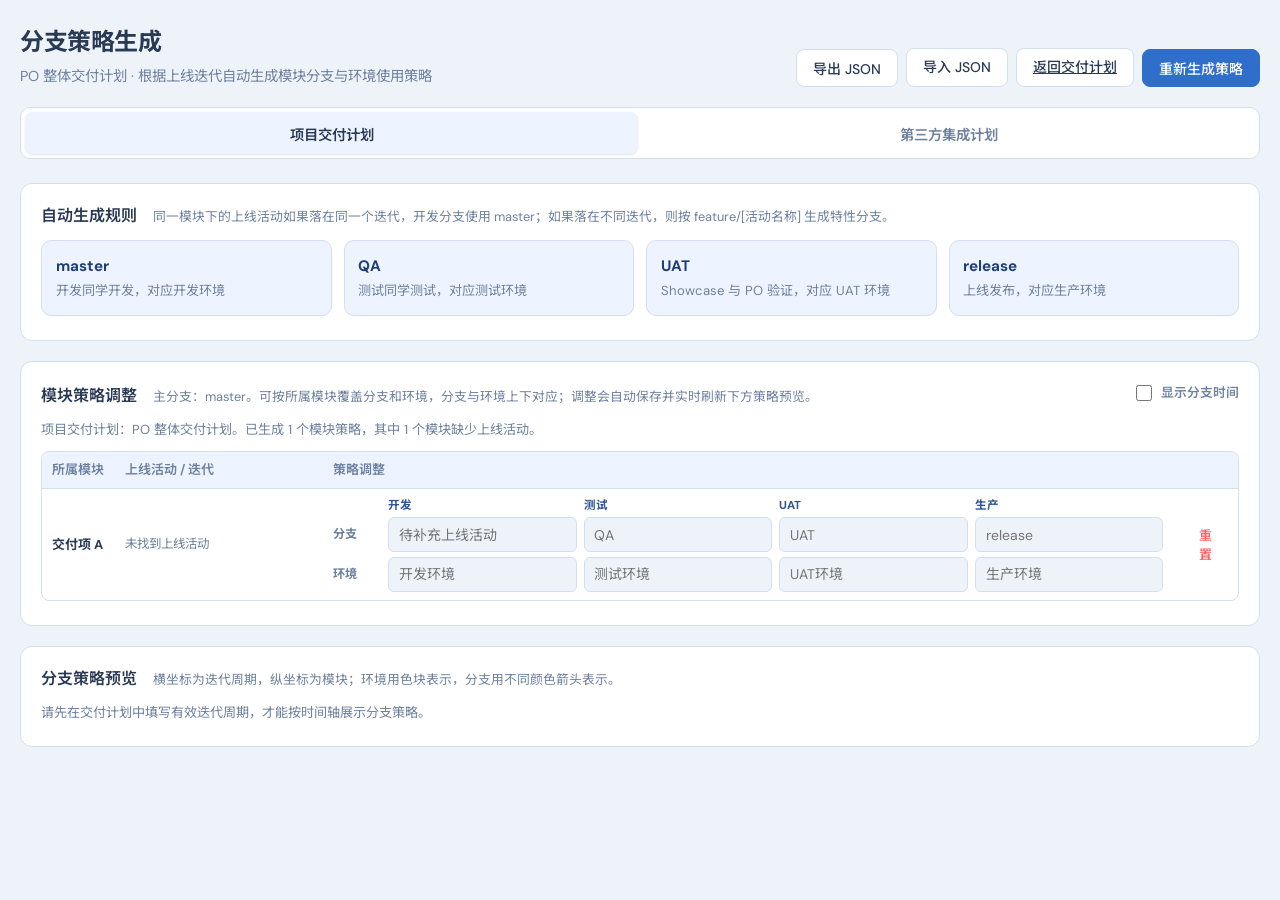
<file: branch-strategy.html>
<!DOCTYPE html>
<html lang="zh-CN">
<head>
  <meta charset="UTF-8" />
  <meta name="viewport" content="width=device-width, initial-scale=1" />
  <title>分支策略生成</title>
  <link rel="stylesheet" href="styles.css" />
  <link rel="preconnect" href="https://fonts.googleapis.com" />
  <link rel="preconnect" href="https://fonts.gstatic.com" crossorigin />
  <link href="https://fonts.googleapis.com/css2?family=DM+Sans:ital,opsz,wght@0,9..40,400;0,9..40,500;0,9..40,600;0,9..40,700;1,9..40,400&family=Noto+Sans+SC:wght@400;500;600;700&display=swap" rel="stylesheet" />
</head>
<body>
  <div class="app">
    <header class="header">
      <div class="header-main">
        <h1>分支策略生成</h1>
        <p class="subtitle" id="branchPlanTitle">根据上线迭代自动生成模块分支与环境使用策略</p>
      </div>
      <div class="header-actions">
        <button type="button" class="btn btn-ghost" id="btnExportStrategyJson">导出 JSON</button>
        <label class="btn btn-ghost file-btn">
          导入 JSON
          <input type="file" id="importStrategyJson" accept="application/json" hidden />
        </label>
        <a class="btn btn-ghost" href="index.html">返回交付计划</a>
        <button type="button" class="btn btn-primary" id="btnRegenerateStrategy">重新生成策略</button>
      </div>
    </header>

    <nav class="plan-tabs" role="tablist">
      <button type="button" class="tab" data-plan="project" role="tab" aria-selected="false">项目交付计划</button>
      <button type="button" class="tab" data-plan="integration" role="tab" aria-selected="false">第三方集成计划</button>
    </nav>

    <section class="panel">
      <div class="panel-head">
        <h2>自动生成规则</h2>
        <p class="hint">同一模块下的上线活动如果落在同一个迭代，开发分支使用 master；如果落在不同迭代，则按 feature/[活动名称] 生成特性分支。</p>
      </div>
      <div class="branch-rule-grid">
        <div class="branch-rule-card">
          <strong>master</strong>
          <span>开发同学开发，对应开发环境</span>
        </div>
        <div class="branch-rule-card">
          <strong>QA</strong>
          <span>测试同学测试，对应测试环境</span>
        </div>
        <div class="branch-rule-card">
          <strong>UAT</strong>
          <span>Showcase 与 PO 验证，对应 UAT 环境</span>
        </div>
        <div class="branch-rule-card">
          <strong>release</strong>
          <span>上线发布，对应生产环境</span>
        </div>
      </div>
    </section>

    <section class="panel">
      <div class="panel-head">
        <h2>模块策略调整</h2>
        <p class="hint">主分支：master。可按所属模块覆盖分支和环境，分支与环境上下对应；调整会自动保存并实时刷新下方策略预览。</p>
        <label class="branch-toggle">
          <input type="checkbox" id="toggleBranchDates" />
          <span>显示分支时间</span>
        </label>
      </div>
      <p class="branch-page-status" id="branchPageStatus"></p>
      <div class="table-wrap scroll-x">
        <table class="data-table branch-strategy-table" id="branchStrategyTable">
          <thead>
            <tr>
              <th>所属模块</th>
              <th>上线活动 / 迭代</th>
              <th>策略调整</th>
              <th></th>
            </tr>
          </thead>
          <tbody id="branchStrategyTableBody"></tbody>
        </table>
      </div>
    </section>

    <section class="panel">
      <div class="panel-head">
        <h2>分支策略预览</h2>
        <p class="hint">横坐标为迭代周期，纵坐标为模块；环境用色块表示，分支用不同颜色箭头表示。</p>
      </div>
      <div class="branch-preview" id="branchStrategyPreview"></div>
    </section>
  </div>

  <script src="branch-strategy.js"></script>
</body>
</html>
</file>
<file: styles.css>
:root {
  --bg: #eef3fa;
  --surface: #ffffff;
  --surface2: #edf4ff;
  --border: #d2dff0;
  --text: #2a3a55;
  --muted: #6e819f;
  --accent: #2f6fca;
  --accent-dim: #21559e;
  --success: #34c759;
  --danger: #ff5c5c;
  --bar-dev: #3f7fcb;
  --bar-live: #9a6f43;
  --bar-integ: #df8b2d;
  --bar-plan: #6f8fb6;
  --bar-sit: #c95f8a;
  --bar-uat: #7c6fd6;
  --bar-other: #6b7280;
  --font: "DM Sans", "Noto Sans SC", system-ui, sans-serif;
}

*,
*::before,
*::after {
  box-sizing: border-box;
}

body {
  margin: 0;
  min-height: 100vh;
  font-family: var(--font);
  background: var(--bg);
  color: var(--text);
  line-height: 1.5;
}

.app {
  max-width: 1280px;
  margin: 0 auto;
  padding: 1.5rem 1.25rem 3rem;
}

.header {
  display: flex;
  flex-wrap: wrap;
  align-items: flex-end;
  justify-content: space-between;
  gap: 1rem;
  margin-bottom: 1.25rem;
}

.header h1 {
  margin: 0;
  font-size: 1.5rem;
  font-weight: 700;
  letter-spacing: -0.02em;
}

.subtitle {
  margin: 0.35rem 0 0;
  color: var(--muted);
  font-size: 0.9rem;
}

.header-actions {
  display: flex;
  flex-wrap: wrap;
  gap: 0.5rem;
  align-items: center;
}

.btn {
  font-family: inherit;
  font-size: 0.875rem;
  font-weight: 500;
  padding: 0.5rem 1rem;
  border-radius: 8px;
  border: 1px solid var(--border);
  background: #f6faff;
  color: var(--text);
  cursor: pointer;
  transition: background 0.15s, border-color 0.15s;
}

.btn:hover {
  background: #e8f1ff;
  border-color: #b9cdea;
}

.btn:disabled {
  cursor: not-allowed;
  opacity: 0.52;
}

.btn:disabled:hover {
  background: #f6faff;
  border-color: var(--border);
}

.btn-primary {
  background: var(--accent);
  border-color: var(--accent);
  color: #fff;
}

.btn-primary:hover {
  background: #5298ff;
  border-color: #5298ff;
}

.btn-primary:disabled,
.btn-primary:disabled:hover {
  background: var(--accent);
  border-color: var(--accent);
  color: #fff;
}

.btn-ghost {
  background: #ffffff;
}

.btn-sm {
  padding: 0.35rem 0.75rem;
  font-size: 0.8125rem;
}

.btn-danger {
  color: var(--danger);
  border-color: transparent;
  background: transparent;
  padding: 0.25rem 0.5rem;
}

.btn-danger:hover {
  background: rgba(255, 92, 92, 0.12);
}

.file-btn input {
  display: none;
}

.plan-tabs {
  display: flex;
  gap: 0.25rem;
  padding: 0.25rem;
  background: var(--surface);
  border-radius: 10px;
  border: 1px solid var(--border);
  margin-bottom: 1.5rem;
}

.tab {
  flex: 1;
  font-family: inherit;
  font-size: 0.9rem;
  font-weight: 600;
  padding: 0.65rem 1rem;
  border: none;
  border-radius: 8px;
  background: transparent;
  color: var(--muted);
  cursor: pointer;
  transition: color 0.15s, background 0.15s;
}

.tab:hover {
  color: var(--text);
}

.tab.active {
  background: var(--surface2);
  color: var(--text);
  box-shadow: 0 1px 2px rgba(35, 72, 118, 0.14);
}

.panel {
  background: var(--surface);
  border: 1px solid var(--border);
  border-radius: 12px;
  padding: 1.25rem 1.25rem 1.5rem;
  margin-bottom: 1.25rem;
}

.panel h2 {
  margin: 0 0 0.75rem;
  font-size: 1rem;
  font-weight: 600;
}

.panel-head {
  display: flex;
  flex-wrap: wrap;
  align-items: baseline;
  gap: 0.5rem 1rem;
  margin-bottom: 0.75rem;
}

.panel-head h2 {
  margin: 0;
}

.hint {
  flex: 1 1 200px;
  margin: 0;
  font-size: 0.8rem;
  color: var(--muted);
}

.snapshot-actions {
  display: flex;
  flex-wrap: wrap;
  align-items: center;
  gap: 0.5rem;
  flex: 1 1 auto;
  justify-content: flex-end;
}

.snapshot-actions input {
  min-width: 12rem;
  max-width: 28rem;
  flex: 1 1 16rem;
  font: inherit;
  padding: 0.4rem 0.6rem;
  border-radius: 8px;
  border: 1px solid var(--border);
  background: #fff;
}

.snapshot-empty {
  margin: 0.5rem 0 0;
  display: none;
}

.snapshot-empty.is-visible {
  display: block;
}

.branch-strategy-gate {
  margin: -0.25rem 0 0.75rem;
  flex-basis: 100%;
}

.branch-strategy-gate.is-ready {
  color: #2f7a4f;
}

.field-grid {
  display: grid;
  grid-template-columns: repeat(auto-fill, minmax(200px, 1fr));
  gap: 1rem;
}

.field.span-2 {
  grid-column: span 2;
}

@media (max-width: 640px) {
  .field.span-2 {
    grid-column: span 1;
  }
}

.field span {
  display: block;
  font-size: 0.75rem;
  font-weight: 500;
  color: var(--muted);
  margin-bottom: 0.35rem;
}

.field input,
.field select,
.data-table input,
.data-table select,
.data-table textarea {
  width: 100%;
  font-family: inherit;
  font-size: 0.875rem;
  padding: 0.45rem 0.6rem;
  border-radius: 6px;
  border: 1px solid var(--border);
  background: var(--bg);
  color: var(--text);
}

.data-table textarea {
  min-height: 3.5rem;
  resize: vertical;
}

input.date-field {
  cursor: pointer;
  min-width: 8.5rem;
}

.flatpickr-calendar {
  z-index: 12000 !important;
  background: var(--surface2);
  color: var(--text);
  border: 1px solid var(--border);
  border-radius: 10px;
  box-shadow: 0 12px 40px rgba(0, 0, 0, 0.45);
}

.flatpickr-months .flatpickr-month {
  background: var(--surface2);
  color: var(--text);
}

.flatpickr-current-month .flatpickr-monthDropdown-months,
.flatpickr-current-month input.cur-year {
  background: var(--surface2) !important;
  color: var(--text) !important;
}

.flatpickr-weekdays {
  background: var(--surface2);
}

span.flatpickr-weekday {
  color: var(--muted);
}

.flatpickr-day {
  color: var(--text);
  border-radius: 6px;
}

.flatpickr-day:hover,
.flatpickr-day:focus {
  background: var(--surface);
  border-color: var(--border);
}

.flatpickr-day.selected,
.flatpickr-day.startRange,
.flatpickr-day.endRange {
  background: var(--accent);
  border-color: var(--accent);
  color: #fff;
}

.flatpickr-day.today {
  border-color: var(--accent);
}

.flatpickr-prev-month:hover svg,
.flatpickr-next-month:hover svg {
  fill: var(--accent);
}

.flatpickr-day.fp-day-cn-holiday {
  background: rgba(212, 168, 84, 0.28) !important;
  border-color: rgba(212, 168, 84, 0.45) !important;
  font-weight: 600;
}

.flatpickr-day.fp-day-cn-holiday:hover {
  background: rgba(212, 168, 84, 0.42) !important;
}

.legend-swatch-holiday {
  background: repeating-linear-gradient(
    -42deg,
    rgba(255, 190, 88, 0.95),
    rgba(255, 190, 88, 0.95) 2px,
    rgba(255, 232, 190, 0.95) 2px,
    rgba(255, 232, 190, 0.95) 4px
  );
  border: 1px solid rgba(178, 110, 28, 0.55);
}

.holiday-status {
  margin: 0 0 0.75rem;
  font-size: 0.78rem;
  color: var(--muted);
  line-height: 1.45;
}

.table-wrap {
  overflow-x: auto;
  border-radius: 8px;
  border: 1px solid var(--border);
}

.scroll-x {
  max-width: 100%;
}

.data-table {
  width: 100%;
  border-collapse: collapse;
  font-size: 0.8125rem;
}

.data-table th,
.data-table td {
  text-align: left;
  padding: 0.5rem 0.65rem;
  border-bottom: 1px solid var(--border);
  vertical-align: middle;
}

.data-table th {
  background: var(--surface2);
  font-weight: 600;
  color: var(--muted);
  white-space: nowrap;
}

.data-table tbody tr:last-child td {
  border-bottom: none;
}

.data-table-tasks {
  min-width: 600px;
}

.data-table-tasks td:first-child {
  min-width: 118px;
  vertical-align: middle;
}

.task-row-cell {
  min-width: 0;
}

.task-row-select {
  width: 100%;
  min-width: 0;
}

.data-table-tasks td:nth-child(2) {
  min-width: 7.5rem;
}

/* 「活动」列（功能开发&测试等）：收紧下拉内边距，减少左右留白 */
.data-table-tasks select.type-preset,
.data-table-tasks select.task-row-select {
  padding: 0.28rem 0.38rem 0.28rem 0.42rem;
  font-size: 0.8125rem;
}

.data-table-tasks td:nth-child(3),
.data-table-tasks td:nth-child(4) {
  min-width: 10.5rem;
}

.branch-rule-grid {
  display: grid;
  grid-template-columns: repeat(auto-fit, minmax(190px, 1fr));
  gap: 0.75rem;
}

.branch-rule-card {
  display: flex;
  flex-direction: column;
  gap: 0.25rem;
  padding: 0.85rem;
  border: 1px solid var(--border);
  border-radius: 10px;
  background: var(--surface2);
}

.branch-rule-card strong {
  font-size: 0.95rem;
  color: #1f3e75;
}

.branch-rule-card span,
.branch-page-status,
.branch-reason,
.branch-empty {
  margin: 0;
  color: var(--muted);
  font-size: 0.82rem;
}

.branch-page-status {
  margin-bottom: 0.75rem;
}

.branch-toggle {
  display: inline-flex;
  align-items: center;
  gap: 0.35rem;
  color: var(--muted);
  font-size: 0.8rem;
  font-weight: 600;
  white-space: nowrap;
}

.branch-toggle input {
  width: 1rem;
  height: 1rem;
  accent-color: var(--accent);
}

.branch-strategy-table {
  min-width: 980px;
}

.branch-strategy-table td {
  vertical-align: middle;
}

.branch-strategy-table code {
  white-space: normal;
  word-break: break-word;
}

.branch-strategy-table input {
  min-width: 8.5rem;
}

.branch-adjust-grid {
  display: grid;
  gap: 0.35rem;
  min-width: 36rem;
}

.branch-adjust-row {
  display: grid;
  grid-template-columns: 3rem repeat(4, minmax(8.5rem, 1fr));
  align-items: center;
  gap: 0.45rem;
}

.branch-adjust-row > span {
  color: var(--muted);
  font-size: 0.76rem;
  font-weight: 700;
  white-space: nowrap;
}

.branch-adjust-head {
  margin-bottom: -0.15rem;
}

.branch-adjust-head strong {
  color: #2f5596;
  font-size: 0.72rem;
  font-weight: 700;
}

.branch-adjust-date-row input {
  min-width: 8.5rem;
  padding: 0.35rem 0.45rem;
}

.branch-deployments {
  vertical-align: middle;
  min-width: 13rem;
  color: var(--text);
  font-size: 0.78rem;
  line-height: 1.55;
}

.branch-chip {
  display: inline-flex;
  align-items: center;
  padding: 0.2rem 0.45rem;
  border-radius: 999px;
  border: 1px solid #c9dbf1;
  background: #f4f8ff;
  color: #2f5596;
  font-size: 0.74rem;
  font-weight: 600;
}

.branch-muted {
  color: var(--muted);
}

.branch-preview {
  display: block;
}

.branch-chart-scroll {
  overflow-x: auto;
  border: 1px solid var(--border);
  border-radius: 10px;
  background: var(--bg);
}

.branch-chart {
  --branch-label-w: 190px;
  padding: 0 0 0.85rem;
  background: #fff;
}

.branch-chart-title {
  box-sizing: border-box;
  width: 100%;
  margin: 0;
  padding: 0.55rem 0.75rem 0.65rem var(--branch-label-w);
  border-bottom: 1px solid #c5d7ee;
  background: linear-gradient(180deg, #e8f1ff 0%, #f4f9ff 55%, #fafdff 100%);
  color: #1f3e75;
  font-size: 1.02rem;
  font-weight: 700;
}

.branch-chart-legend {
  display: flex;
  flex-wrap: wrap;
  gap: 0.4rem 0.75rem;
  padding: 0.55rem 0.75rem 0.35rem var(--branch-label-w);
  color: var(--muted);
  font-size: 0.74rem;
}

.branch-chart-legend-item {
  display: inline-flex;
  align-items: center;
  gap: 0.25rem;
  min-width: 0;
}

.branch-env-swatch {
  width: 14px;
  height: 10px;
  border-radius: 2px;
  border: 1px solid rgba(54, 82, 122, 0.18);
}

.branch-arrow-swatch {
  position: relative;
  width: 28px;
  height: 3px;
  border-radius: 999px;
}

.branch-arrow-swatch::after {
  content: "";
  position: absolute;
  right: -1px;
  top: 50%;
  transform: translateY(-50%);
  border-top: 5px solid transparent;
  border-bottom: 5px solid transparent;
  border-left: 8px solid currentColor;
}

.branch-chart-sprints {
  display: grid;
  grid-template-columns: var(--branch-label-w) 1fr;
  align-items: center;
  min-height: 58px;
  margin: 0.25rem 0 0.75rem;
}

.branch-chart-sprints-label {
  display: flex;
  align-items: center;
  justify-content: center;
  height: 100%;
  color: #2f5596;
  font-size: 0.72rem;
  font-weight: 700;
  letter-spacing: 0.06em;
}

.branch-chart-sprints-track {
  position: relative;
  min-height: 54px;
  border: 1px solid #c8daf1;
  border-radius: 4px;
  background: #f3f8ff;
}

.branch-chart-sprint-cell {
  position: absolute;
  top: 0;
  bottom: 0;
  display: flex;
  flex-direction: column;
  align-items: center;
  justify-content: center;
  gap: 0.25rem;
  padding: 0 0.3rem;
  border-right: 1px solid #c6d7ee;
  overflow: hidden;
  text-align: center;
}

.branch-chart-sprint-cell strong {
  width: 100%;
  overflow: hidden;
  color: var(--text);
  font-size: 0.72rem;
  font-weight: 700;
  text-overflow: ellipsis;
  white-space: nowrap;
}

.branch-chart-sprint-cell span {
  color: #2f5596;
  font-size: 0.64rem;
  font-weight: 700;
  white-space: nowrap;
}

.branch-chart-grid {
  display: grid;
  grid-template-columns: var(--branch-label-w) 1fr;
}

.branch-chart-row-label {
  display: flex;
  flex-direction: column;
  justify-content: center;
  gap: 0.2rem;
  padding: 0.4rem 0.55rem;
  border-top: 1px solid #d6e2f2;
  border-right: 1px solid #c7d8ee;
  background: #f4f8ff;
}

.branch-chart-row-label strong {
  color: var(--text);
  font-size: 0.86rem;
  line-height: 1.25;
}

.branch-chart-row-label span {
  color: #2f5596;
  font-size: 0.72rem;
  font-weight: 700;
}

.branch-chart-row-track {
  position: relative;
  border-top: 1px solid #dce6f3;
  background:
    repeating-linear-gradient(
      90deg,
      transparent,
      transparent calc(100% / 12 - 1px),
      rgba(143, 169, 201, 0.35) calc(100% / 12 - 1px),
      rgba(143, 169, 201, 0.35) calc(100% / 12)
    ),
    rgba(47, 111, 202, 0.025);
  overflow: visible;
}

.branch-env-block {
  position: absolute;
  min-height: 28px;
  min-width: 142px;
  padding: 4px 8px;
  border-radius: 6px;
  border: 1px solid rgba(33, 62, 105, 0.14);
  box-shadow: 0 1px 2px rgba(28, 53, 88, 0.12);
  color: rgba(24, 43, 71, 0.88);
  font-size: 0.68rem;
  font-weight: 700;
  line-height: 1.35;
  overflow: visible;
  white-space: nowrap;
}

.branch-env-block span {
  pointer-events: none;
}

.branch-env-dev {
  background: rgba(63, 127, 203, 0.2);
}

.branch-env-qa {
  background: rgba(223, 139, 45, 0.24);
}

.branch-env-uat {
  background: rgba(124, 111, 214, 0.22);
}

.branch-env-release {
  background: rgba(154, 111, 67, 0.22);
}

.branch-arrow {
  position: absolute;
  height: 20px;
  min-width: 112px;
  border-radius: 999px 0 0 999px;
  color: #fff;
  filter: drop-shadow(0 1px 1.5px rgba(22, 48, 88, 0.22));
}

.branch-arrow::after {
  content: "";
  position: absolute;
  left: 100%;
  top: 0;
  bottom: 0;
  width: 12px;
  margin-left: -1px;
  background: inherit;
  clip-path: polygon(0 0, 100% 50%, 0 100%);
}

.branch-arrow span {
  position: absolute;
  inset: 0;
  display: flex;
  align-items: center;
  justify-content: center;
  padding: 0 8px;
  color: #fff;
  overflow: visible;
  font-size: 0.66rem;
  font-weight: 800;
  line-height: 1;
  text-shadow: 0 1px 1px rgba(0, 0, 0, 0.25);
  white-space: nowrap;
}

.branch-chart-empty-note {
  position: absolute;
  left: 1rem;
  top: 50%;
  color: var(--muted);
  font-size: 0.78rem;
  transform: translateY(-50%);
}

.branch-arrow-color-1 {
  background: #2f6fca;
  color: #2f6fca;
}

.branch-arrow-color-2 {
  background: #df8b2d;
  color: #df8b2d;
}

.branch-arrow-color-3 {
  background: #7c6fd6;
  color: #7c6fd6;
}

.branch-arrow-color-4 {
  background: #2f9b75;
  color: #2f9b75;
}

.branch-arrow-color-5 {
  background: #c95f8a;
  color: #c95f8a;
}

.branch-arrow-color-6 {
  background: #9a6f43;
  color: #9a6f43;
}

.branch-arrow-color-7 {
  background: #5a7fa8;
  color: #5a7fa8;
}

.branch-arrow-color-8 {
  background: #6b7280;
  color: #6b7280;
}

@media (max-width: 760px) {
  .branch-chart {
    --branch-label-w: 132px;
  }
}

input.native-range-date,
input[type="date"] {
  font-family: inherit;
  font-size: 0.8125rem;
}

/* 甘特区块略收紧内边距（相对其它 .panel） */
.gantt-panel.panel {
  padding: 0.95rem 1rem 1.05rem;
}

.gantt-head {
  align-items: center;
  gap: 0.3rem 0.55rem;
  margin-bottom: 0.45rem;
}

.legend {
  display: flex;
  flex-wrap: wrap;
  gap: 0.35rem 0.55rem;
  font-size: 0.74rem;
  color: var(--muted);
}

.legend-item {
  display: inline-flex;
  align-items: center;
  gap: 0.22rem;
}

.legend-swatch {
  width: 14px;
  height: 10px;
  border-radius: 2px;
}

.gantt-scroll {
  overflow-x: auto;
  overflow-y: visible;
  border-radius: 8px;
  border: 1px solid var(--border);
  background: var(--bg);
}

.gantt {
  --row-h: 50px;
  --label-w: 168px;
  min-width: min(100%, 720px);
  padding: 0 0 0.85rem;
  background: #ffffff;
}

/* 顶栏铺满整宽（含左侧与计划名区域），底色+渐变避免露白缝 */
.gantt-title {
  box-sizing: border-box;
  width: 100%;
  margin: 0 0 0.5rem;
  padding: 0.55rem 0.75rem 0.65rem var(--label-w);
  font-size: 1.05rem;
  font-weight: 600;
  border-bottom: 1px solid #c5d7ee;
  color: #1f3e75;
  background-color: #e9f2ff;
  background-image: linear-gradient(
    180deg,
    #e8f1ff 0%,
    #f4f9ff 55%,
    #fafdff 100%
  );
}

.gantt-sprints {
  display: grid;
  grid-template-columns: var(--label-w) 1fr;
  align-items: center;
  /* 与首行拉开，迭代区垂直居中后仍避开节假日标签上伸 */
  margin-bottom: 0.9rem;
  min-height: 36px;
}

/* 左上「迭代」：与右侧轨道垂直居中，字号与迭代名称/日期档一致 */
.gantt-sprints-label {
  justify-self: center;
  align-self: center;
  display: flex;
  align-items: center;
  justify-content: center;
  width: 100%;
  max-width: 100%;
  padding: 0 0.2rem;
  font-size: 0.72rem;
  font-weight: 600;
  line-height: 1.25;
  letter-spacing: 0.06em;
  text-align: center;
  white-space: nowrap;
  color: #2f5596;
}

.gantt-sprints-track {
  position: relative;
  min-height: 54px;
  height: 54px;
  border-radius: 4px;
  background: #f3f8ff;
  border: 1px solid #c8daf1;
  overflow: visible;
}

.gantt-sprint-cell {
  position: absolute;
  top: 0;
  bottom: 0;
  border-right: 1px solid #c6d7ee;
  padding: 2px 3px;
  font-size: 0.65rem;
  color: var(--text);
  /* 不设底色，与 .gantt-sprints-track 同色单层，仅竖线分隔迭代 */
  background: transparent;
  overflow: visible;
  display: flex;
  flex-direction: column;
  align-items: stretch;
  justify-content: center;
  gap: 0.35rem;
  line-height: 1.25;
  box-sizing: border-box;
}

.gantt-sprint-cell:last-child {
  border-right: none;
}

.gantt-sprint-box {
  flex: 0 0 auto;
  min-height: 0;
  display: flex;
  align-items: center;
  justify-content: center;
  overflow: hidden;
  border-radius: 0;
  padding: 0 2px;
  background: transparent;
}

.gantt-sprint-name {
  font-weight: 600;
  font-size: 0.72rem;
  text-align: center;
  white-space: nowrap;
  overflow: hidden;
  text-overflow: ellipsis;
  width: 100%;
}

.gantt-sprint-dates-out {
  flex: 0 0 auto;
  margin-top: 0;
  text-align: center;
  font-size: 0.64rem;
  font-weight: 600;
  color: #2f5596;
  white-space: nowrap;
  line-height: 1.3;
  letter-spacing: 0.02em;
}

.gantt-grid {
  display: grid;
  grid-template-columns: var(--label-w) 1fr;
}

.gantt-row-label {
  padding: 0.16rem 0.12rem;
  font-size: 0.85rem;
  font-weight: 500;
  line-height: 1.3;
  border-bottom: 1px solid #d6e2f2;
  border-right: 1px solid #c7d8ee;
  display: flex;
  align-items: center;
  min-height: var(--row-h);
  background: #f4f8ff;
}

.gantt-row-track {
  position: relative;
  min-height: calc(var(--row-h) + 18px);
  padding-top: 2px;
  padding-bottom: 4px;
  border-bottom: 1px solid #dce6f3;
  background: repeating-linear-gradient(
    90deg,
    #fff,
    #fff calc(100% / 12 - 1px),
    rgba(143, 169, 201, 0.45) calc(100% / 12 - 1px),
    rgba(143, 169, 201, 0.45) calc(100% / 12)
  );
  overflow: visible;
}

.gantt-row-track.has-tasks {
  background-color: rgba(47, 111, 202, 0.035);
}

/* 日期在色块外；纵向 top 由 JS 分轨；色块可向右变宽以单行展示全文 */
.gantt-bar-slot {
  position: absolute;
  transform: none;
  display: flex;
  flex-direction: column;
  align-items: stretch;
  justify-content: flex-start;
  box-sizing: border-box;
  z-index: 22;
  overflow: visible;
  pointer-events: none;
}

.gantt-bar-slot .gantt-bar-wrap {
  pointer-events: auto;
  filter: drop-shadow(0 1px 1.5px rgba(22, 48, 88, 0.22));
}

/* 单行日期；宽度随文案，可超出下方进度条（色块仍只占时间轴比例宽度） */
.gantt-bar-dates-outside {
  order: -1;
  flex: 0 0 auto;
  width: 100%;
  max-width: none;
  min-width: 0;
  align-self: stretch;
  position: relative;
  text-align: center;
  font-size: 0.56rem;
  font-weight: 600;
  color: #245091;
  line-height: 1.2;
  white-space: nowrap;
  display: block;
  overflow: visible;
  margin-bottom: 4px;
  padding: 0 4px;
  letter-spacing: 0.02em;
  z-index: 3;
}

.gantt-bar-wrap {
  position: relative;
  flex: 0 0 auto;
  align-self: flex-start;
  width: max-content;
  min-width: 100%;
  min-height: 28px;
  /* 仅左侧圆角，右侧与箭头一体衔接 */
  border-radius: 5px 0 0 5px;
  display: flex;
  flex-direction: row;
  align-items: center;
  justify-content: center;
  padding: 5px 13px 5px 8px;
  font-size: 0.8rem;
  font-weight: 600;
  color: rgba(255, 255, 255, 0.98);
  text-shadow: 0 1px 2px rgba(0, 0, 0, 0.35);
  box-shadow: none;
  cursor: default;
  overflow: visible;
  box-sizing: border-box;
}

/* 三角箭头：继承色块背景色，clip-path 裁剪为三角形 */
.gantt-bar-arrow {
  position: absolute;
  left: 100%;
  top: 0;
  bottom: 0;
  width: 12px;
  margin-left: -1px;
  background: inherit;
  clip-path: polygon(0 0, 100% 50%, 0 100%);
  pointer-events: none;
  z-index: 0;
}

/* 单行不裁剪；色块随文案变宽（min-width:100% 锚定起点侧最小为日程宽度） */
.gantt-bar-main {
  display: block;
  flex: 0 0 auto;
  width: max-content;
  max-width: none;
  margin: 0;
  padding: 0 2px;
  font-weight: 700;
  font-size: 0.8rem;
  line-height: 1.2;
  text-align: center;
  letter-spacing: 0.02em;
  white-space: nowrap;
  overflow: visible;
  word-break: normal;
  overflow-wrap: normal;
}

.gantt-bar-wrap[data-type="dev"] {
  background: var(--bar-dev);
}
.gantt-bar-wrap[data-type="live"] {
  background: var(--bar-live);
}
.gantt-bar-wrap[data-type="integ"] {
  background: var(--bar-integ);
}
.gantt-bar-wrap[data-type="plan"] {
  background: var(--bar-plan);
}
.gantt-bar-wrap[data-type="sit"] {
  background: var(--bar-sit);
}
.gantt-bar-wrap[data-type="uat"] {
  background: var(--bar-uat);
}
.gantt-bar-wrap[data-type="other"] {
  background: var(--bar-other);
}

.gantt-milestone {
  position: absolute;
  top: 50%;
  transform: translate(50%, -85%);
  width: 0;
  height: 0;
  border-left: 5px solid transparent;
  border-right: 5px solid transparent;
  border-bottom: 10px solid #e85d5d;
  filter: drop-shadow(0 1px 1px rgba(0, 0, 0, 0.3));
  z-index: 2;
}

.gantt-marker-line {
  position: absolute;
  top: 0;
  bottom: 0;
  width: 1px;
  background: rgba(223, 72, 72, 0.8);
  z-index: 1;
  pointer-events: none;
}

.gantt-marker-label {
  position: absolute;
  top: -18px;
  transform: translateX(-50%);
  font-size: 0.55rem;
  color: #ce4d4d;
  white-space: nowrap;
  max-width: none;
  overflow: visible;
  text-overflow: clip;
}

/* 法定节假日：按连续同名合并为横向色带，宽度对应日历天数 */
.gantt-holiday-band {
  position: absolute;
  top: 0;
  bottom: 0;
  box-sizing: border-box;
  z-index: 2;
  pointer-events: none;
  border-radius: 2px;
  border: 1px solid rgba(178, 110, 28, 0.5);
  background: repeating-linear-gradient(
    -42deg,
    rgba(255, 200, 102, 0.5),
    rgba(255, 200, 102, 0.5) 5px,
    rgba(255, 236, 198, 0.52) 5px,
    rgba(255, 236, 198, 0.52) 10px
  );
  box-shadow: inset 0 0 0 1px rgba(255, 255, 255, 0.35);
}

.gantt-holiday-band--labour {
  border-color: rgba(196, 90, 18, 0.72);
  background: repeating-linear-gradient(
    -42deg,
    rgba(255, 150, 58, 0.62),
    rgba(255, 150, 58, 0.62) 5px,
    rgba(255, 210, 140, 0.58) 5px,
    rgba(255, 210, 140, 0.58) 10px
  );
  box-shadow:
    inset 0 0 0 1px rgba(255, 255, 255, 0.45),
    0 0 0 1px rgba(196, 90, 18, 0.18);
}

.gantt-holiday-band-label {
  position: absolute;
  top: -17px;
  transform: translateX(-50%);
  max-width: min(220px, 42vw);
  padding: 2px 6px;
  border-radius: 3px;
  font-size: 0.56rem;
  font-weight: 700;
  color: #6b3f0a;
  background: rgba(255, 236, 200, 0.94);
  border: 1px solid rgba(184, 130, 40, 0.55);
  white-space: nowrap;
  overflow: hidden;
  text-overflow: ellipsis;
  /* 浮于迭代行、活动条与行内其它元素之上 */
  z-index: 36;
  pointer-events: none;
  line-height: 1.25;
  box-shadow: 0 1px 3px rgba(40, 20, 0, 0.12);
}

.gantt-holiday-band-label--labour {
  color: #4a2400;
  background: linear-gradient(
    180deg,
    rgba(255, 224, 178, 0.98),
    rgba(255, 196, 120, 0.96)
  );
  border-color: rgba(196, 90, 18, 0.72);
}

.gantt-empty {
  padding: 2rem;
  text-align: center;
  color: var(--muted);
  font-size: 0.875rem;
}

.gantt-meta {
  font-size: 0.75rem;
  color: var(--muted);
  padding: 0.5rem 0.75rem 0;
}
</file>
